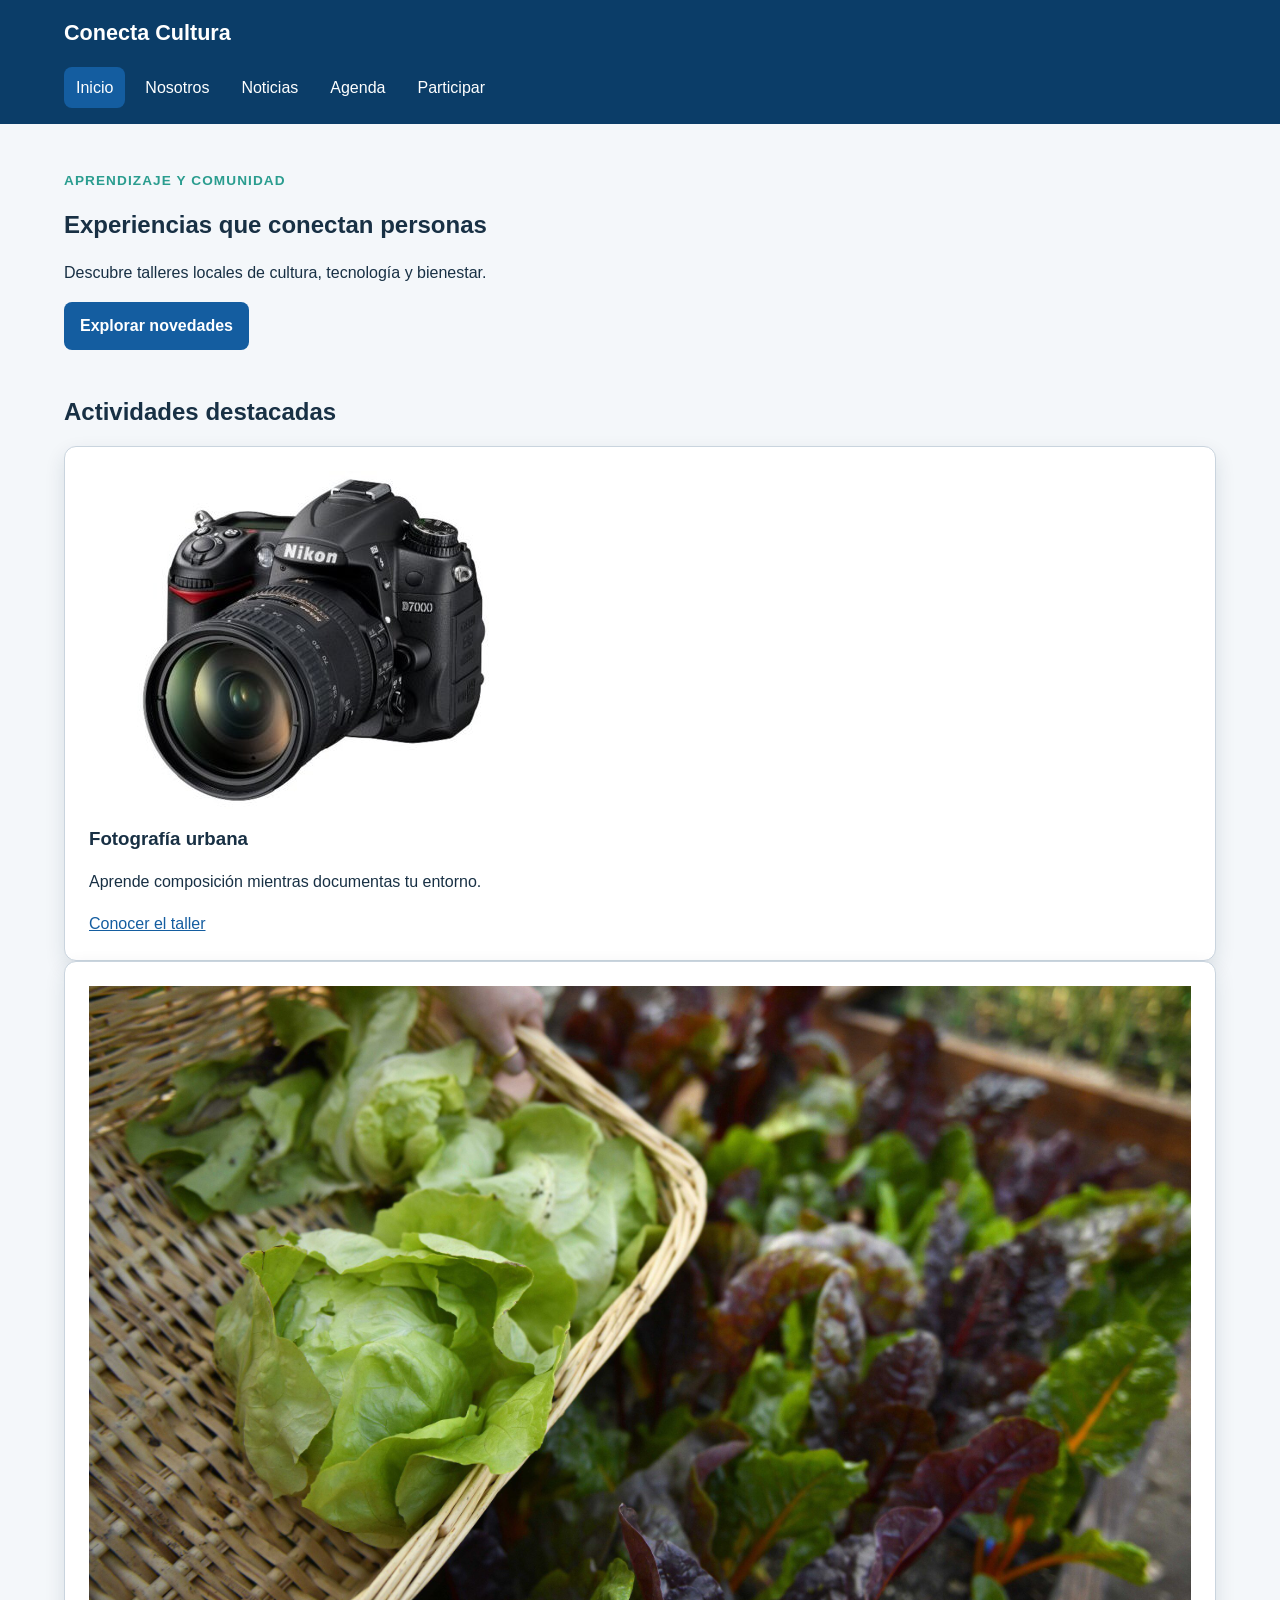
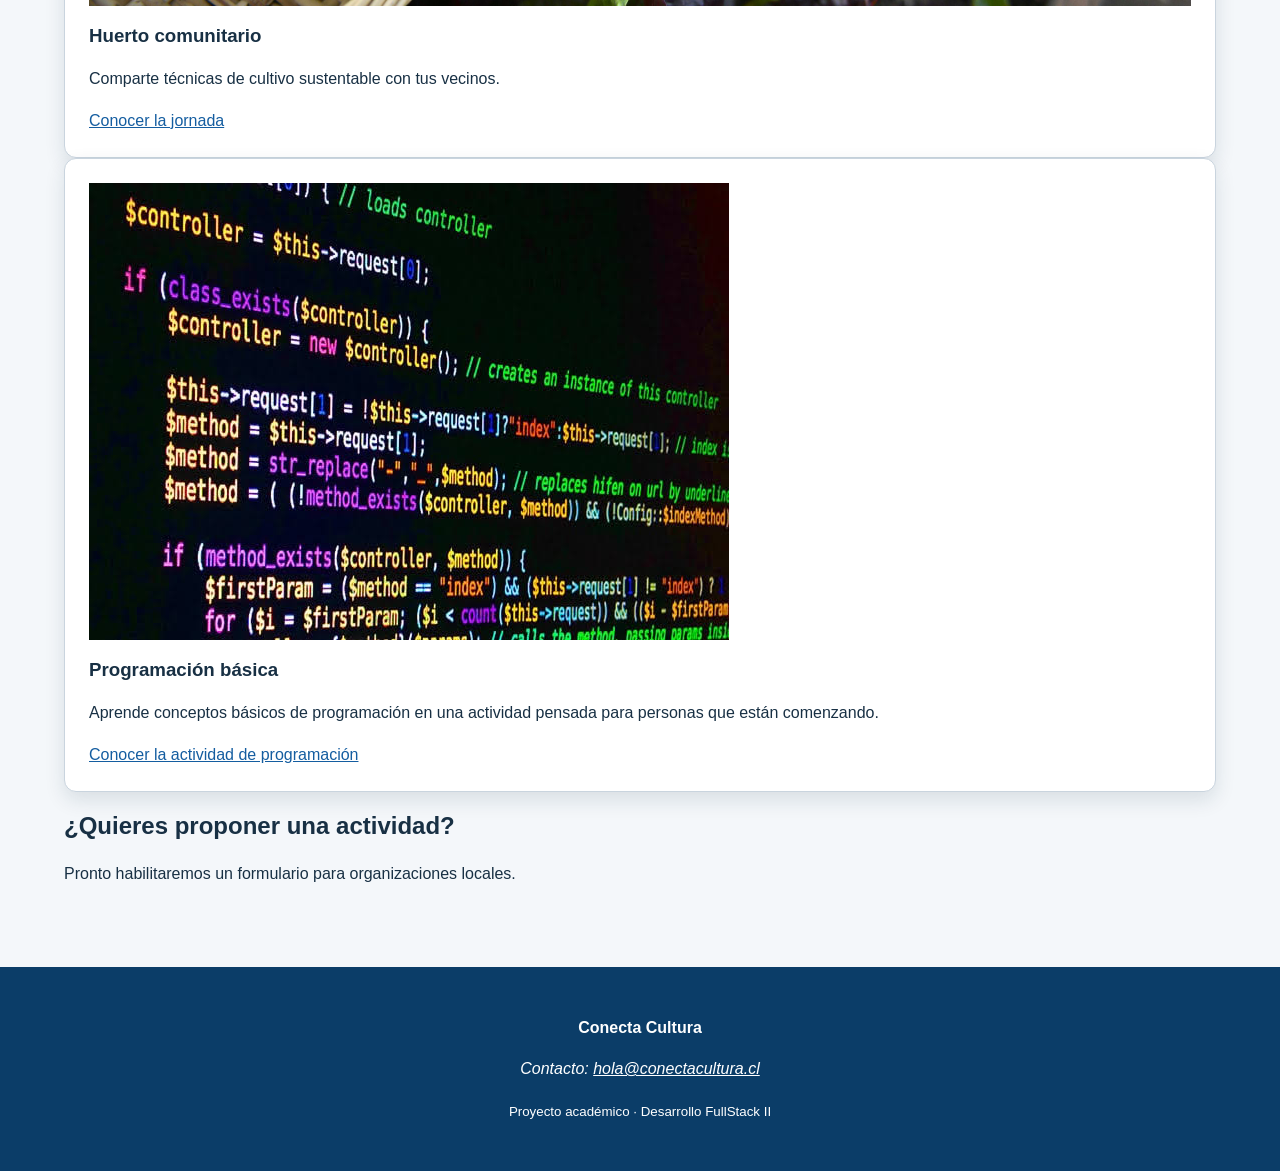
<file: index.html>
<!DOCTYPE html>
<html lang="es">
<head>
  <meta charset="UTF-8">
  <meta name="viewport" content="width=device-width, initial-scale=1.0">
  <meta name="description" content="Talleres y actividades de Conecta Cultura">
  <title>Inicio | Conecta Cultura</title>
  <link rel="stylesheet" href="assets/css/estilos.css">
</head>
<body>
  <a class="salto-contenido" href="#contenido-principal">Ir al contenido</a>
  <header class="cabecera-sitio">
    <a class="marca" href="index.html">Conecta Cultura</a>
    <nav aria-label="Navegación principal">
      <ul class="menu">
        <li><a href="index.html" aria-current="page">Inicio</a></li>
        <li><a href="nosotros.html">Nosotros</a></li>
        <li><a href="noticias.html">Noticias</a></li>
        <li><a href="agenda.html">Agenda</a></li>
        <li><a href="participar.html">Participar</a></li>
      </ul>
    </nav>
  </header>

  <main id="contenido-principal">
    <section class="presentacion">
      <p class="etiqueta">Aprendizaje y comunidad</p>
      <h1>Experiencias que conectan personas</h1>
      <p>Descubre talleres locales de cultura, tecnología y bienestar.</p>
      <a class="boton" href="noticias.html">Explorar novedades</a>
    </section>

    <section aria-labelledby="titulo-actividades">
      <h2 id="titulo-actividades">Actividades destacadas</h2>
      <div class="grilla-tarjetas">
        <article class="tarjeta">
          <img src="assets/img/fotografia.jpg"
               alt="Participantes fotografiando edificios del barrio">
          <h3>Fotografía urbana</h3>
          <p>Aprende composición mientras documentas tu entorno.</p>
          <a href="noticias-detalle-1.html">Conocer el taller</a>
        </article>
        <article class="tarjeta">
          <img src="assets/img/huerto.jpg"
               alt="Manos plantando una hierba en un huerto comunitario">
          <h3>Huerto comunitario</h3>
          <p>Comparte técnicas de cultivo sustentable con tus vecinos.</p>
          <a href="noticias-detalle-2.html">Conocer la jornada</a>
        </article>
      <article class="tarjeta">
        <img
        src="assets/img/programacion.jpg"
    alt="Persona aprendiendo programación básica frente a un computador">
  <h3>Programación básica</h3>
         <p>
    Aprende conceptos básicos de programación en una actividad
    pensada para personas que están comenzando.
        </p>
          <a href="noticias.html">Conocer la actividad de programación</a>
      </article>

      </div>
    </section>

    <aside class="aviso" aria-labelledby="titulo-aviso">
      <h2 id="titulo-aviso">¿Quieres proponer una actividad?</h2>
      <p>Pronto habilitaremos un formulario para organizaciones locales.</p>
    </aside>
  </main>

  <footer class="pie-sitio">
    <p><strong>Conecta Cultura</strong></p>
    <address>Contacto: <a href="mailto:hola@conectacultura.cl">hola@conectacultura.cl</a></address>
    <p><small>Proyecto académico · Desarrollo FullStack II</small></p>
  </footer>
  <script src="assets/js/app.js"></script>
</body>
</html>
</file>
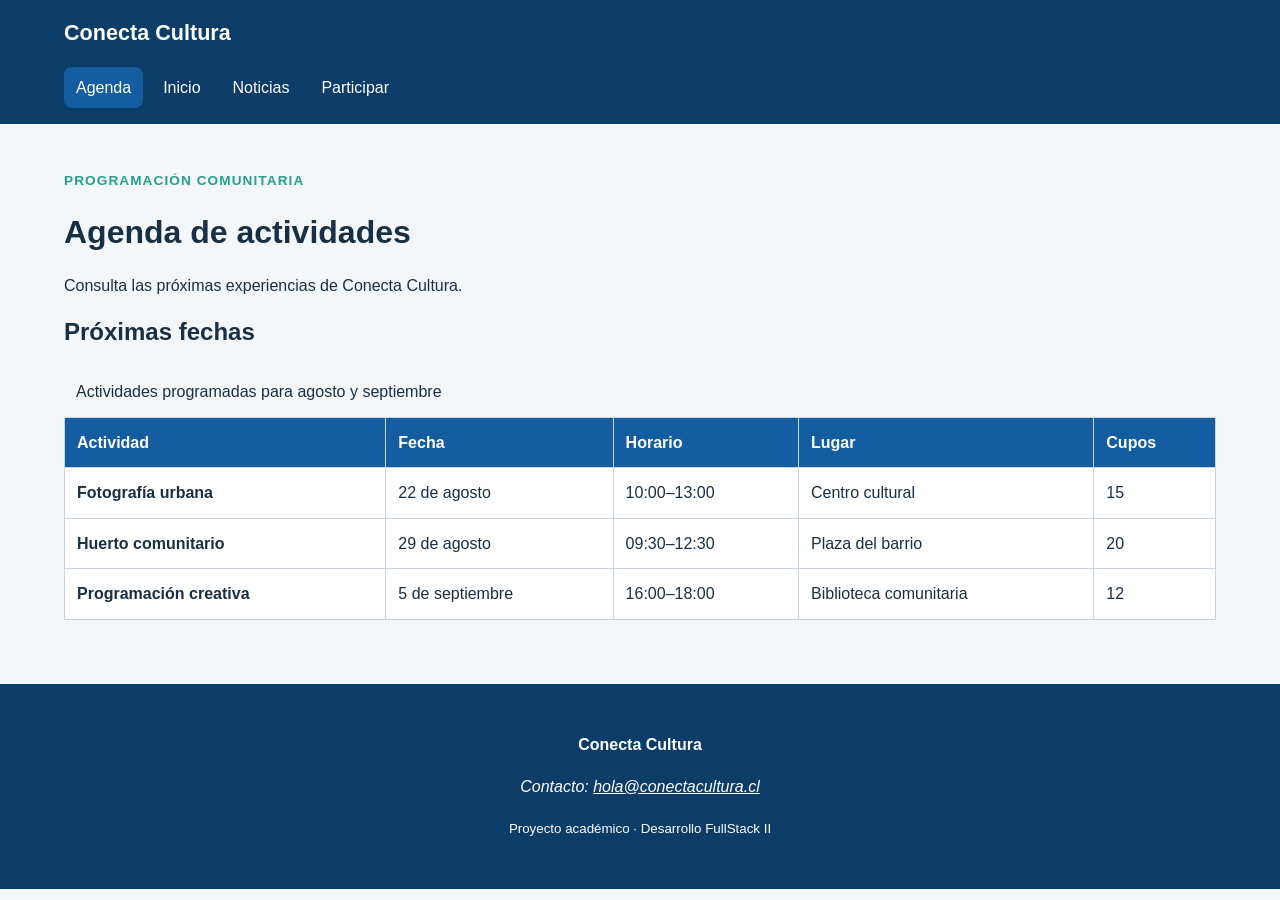
<file: agenda.html>
<!DOCTYPE html>
<html lang="es">
<head>
  <meta charset="UTF-8">
  <meta name="viewport" content="width=device-width, initial-scale=1.0">
  <meta name="description" content="Talleres y actividades de Conecta Cultura">
  <title>Agenda de actividades| Conecta Cultura</title>
  <link rel="stylesheet" href="assets/css/estilos.css">
</head>

<body>

  <a class="salto-contenido" href="#contenido-principal">Ir al contenido</a>

  <header class="cabecera-sitio">

    <a class="marca" href="index.html">Conecta Cultura</a>

    <nav aria-label="Navegación principal">
      <ul class="menu">
        <li><a href="agenda.html" aria-current="page">Agenda</a></li>
        <li><a href="index.html">Inicio</a></li>
        <li><a href="noticias.html">Noticias</a></li>
        <li><a href="participar.html">Participar</a></li>
      </ul>
    </nav>

  </header>
<main id="contenido-principal">
  <header class="encabezado-pagina">
    <p class="etiqueta">Programación comunitaria</p>
    <h1>Agenda de actividades</h1>
    <p>Consulta las próximas experiencias de Conecta Cultura.</p>
  </header>

  <section aria-labelledby="titulo-agenda">
    <h2 id="titulo-agenda">Próximas fechas</h2>
    <div class="tabla-contenedor" tabindex="0"
         aria-label="Agenda desplazable horizontalmente">
      <table>
        <caption>Actividades programadas para agosto y septiembre</caption>
        <thead>
          <tr>
            <th scope="col">Actividad</th>
            <th scope="col">Fecha</th>
            <th scope="col">Horario</th>
            <th scope="col">Lugar</th>
            <th scope="col">Cupos</th>
          </tr>
        </thead>
        <tbody>
          <tr>
            <th scope="row">Fotografía urbana</th>
            <td><time datetime="2026-08-22">22 de agosto</time></td>
            <td><time datetime="10:00">10:00</time>–13:00</td>
            <td>Centro cultural</td>
            <td>15</td>
          </tr>
          <tr>
            <th scope="row">Huerto comunitario</th>
            <td><time datetime="2026-08-29">29 de agosto</time></td>
            <td><time datetime="09:30">09:30</time>–12:30</td>
            <td>Plaza del barrio</td>
            <td>20</td>
          </tr>
          <tr>
            <th scope="row">Programación creativa</th>
            <td><time datetime="2026-09-05">5 de septiembre</time></td>
            <td><time datetime="16:00">16:00</time>–18:00</td>
            <td>Biblioteca comunitaria</td>
            <td>12</td>
          </tr>
        </tbody>
      </table>
    </div>
  </section>
</main>


  <footer class="pie-sitio">

    <p><strong>Conecta Cultura</strong></p>

    <address>
      Contacto:
      <a href="mailto:hola@conectacultura.cl">
        hola@conectacultura.cl
      </a>
    </address>

    <p>
      <small>Proyecto académico · Desarrollo FullStack II</small>
    </p>

  </footer>

  <script src="assets/js/app.js"></script>

</body>
</html>
</file>
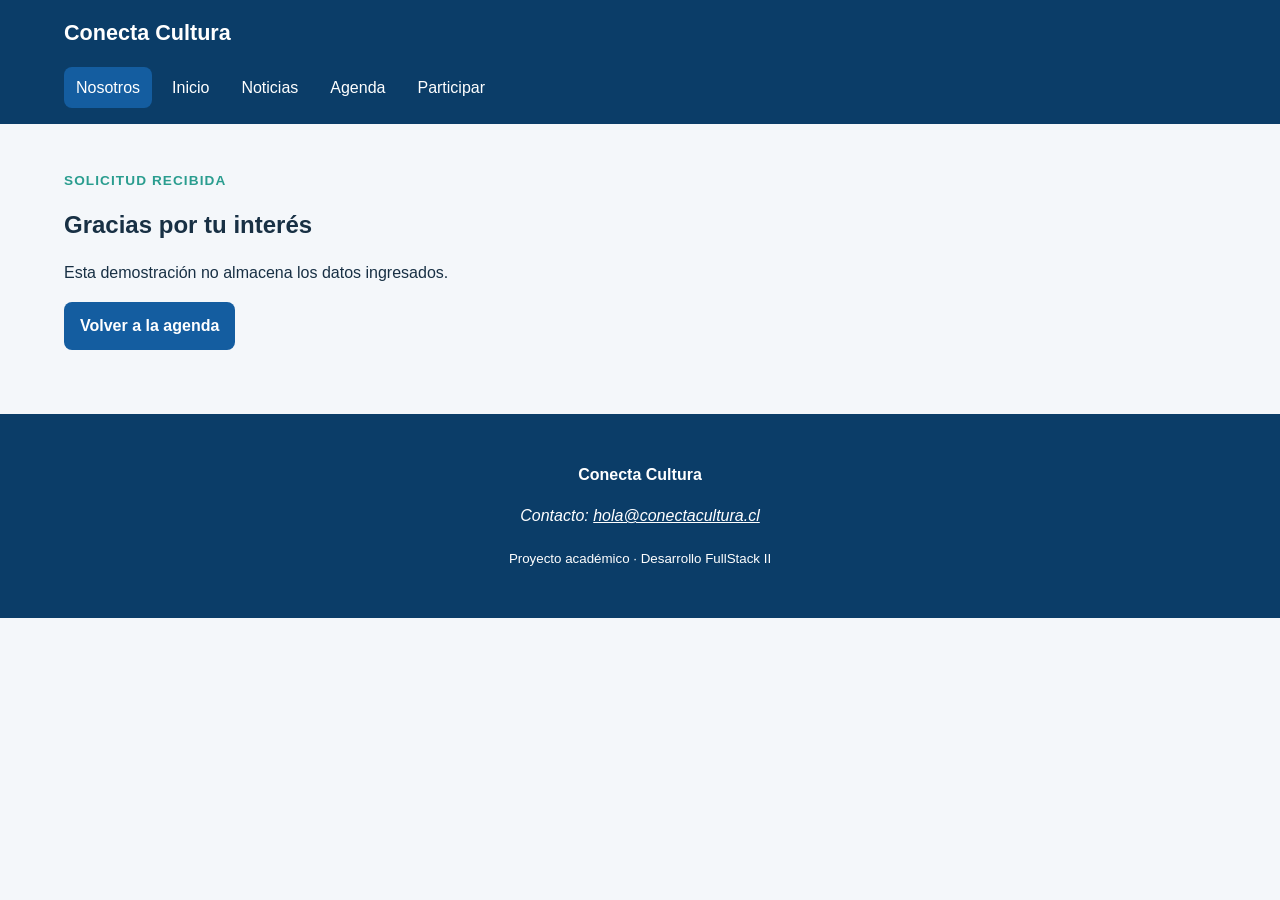
<file: confirmacion.html>
<!DOCTYPE html>
<html lang="es">
<head>
  <meta charset="UTF-8">
  <meta name="viewport" content="width=device-width, initial-scale=1.0">
  <meta name="description" content="Talleres y actividades de Conecta Cultura">
  <title>Inicio | Conecta Cultura</title>
  <link rel="stylesheet" href="assets/css/estilos.css">
</head>

<body>

  <a class="salto-contenido" href="#contenido-principal">Ir al contenido</a>

  <header class="cabecera-sitio">

    <a class="marca" href="index.html">Conecta Cultura</a>

    <nav aria-label="Navegación principal">
      <ul class="menu">
        <li><a href="nosotros.html" aria-current="page">Nosotros</a></li>
        <li><a href="index.html">Inicio</a></li>
        <li><a href="noticias.html">Noticias</a></li>
        <li><a href="agenda.html">Agenda</a></li>
        <li><a href="participar.html">Participar</a></li>
      </ul>
    </nav>

  </header>

 <main id="contenido-principal">
  <section class="mensaje-confirmacion">
    <p class="etiqueta">Solicitud recibida</p>
    <h1>Gracias por tu interés</h1>
    <p>Esta demostración no almacena los datos ingresados.</p>
    <a class="boton" href="agenda.html">Volver a la agenda</a>
  </section>
</main>


  <footer class="pie-sitio">

    <p><strong>Conecta Cultura</strong></p>

    <address>
      Contacto:
      <a href="mailto:hola@conectacultura.cl">
        hola@conectacultura.cl
      </a>
    </address>

    <p>
      <small>Proyecto académico · Desarrollo FullStack II</small>
    </p>

  </footer>

  <script src="assets/js/app.js"></script>

</body>
</html>
</file>
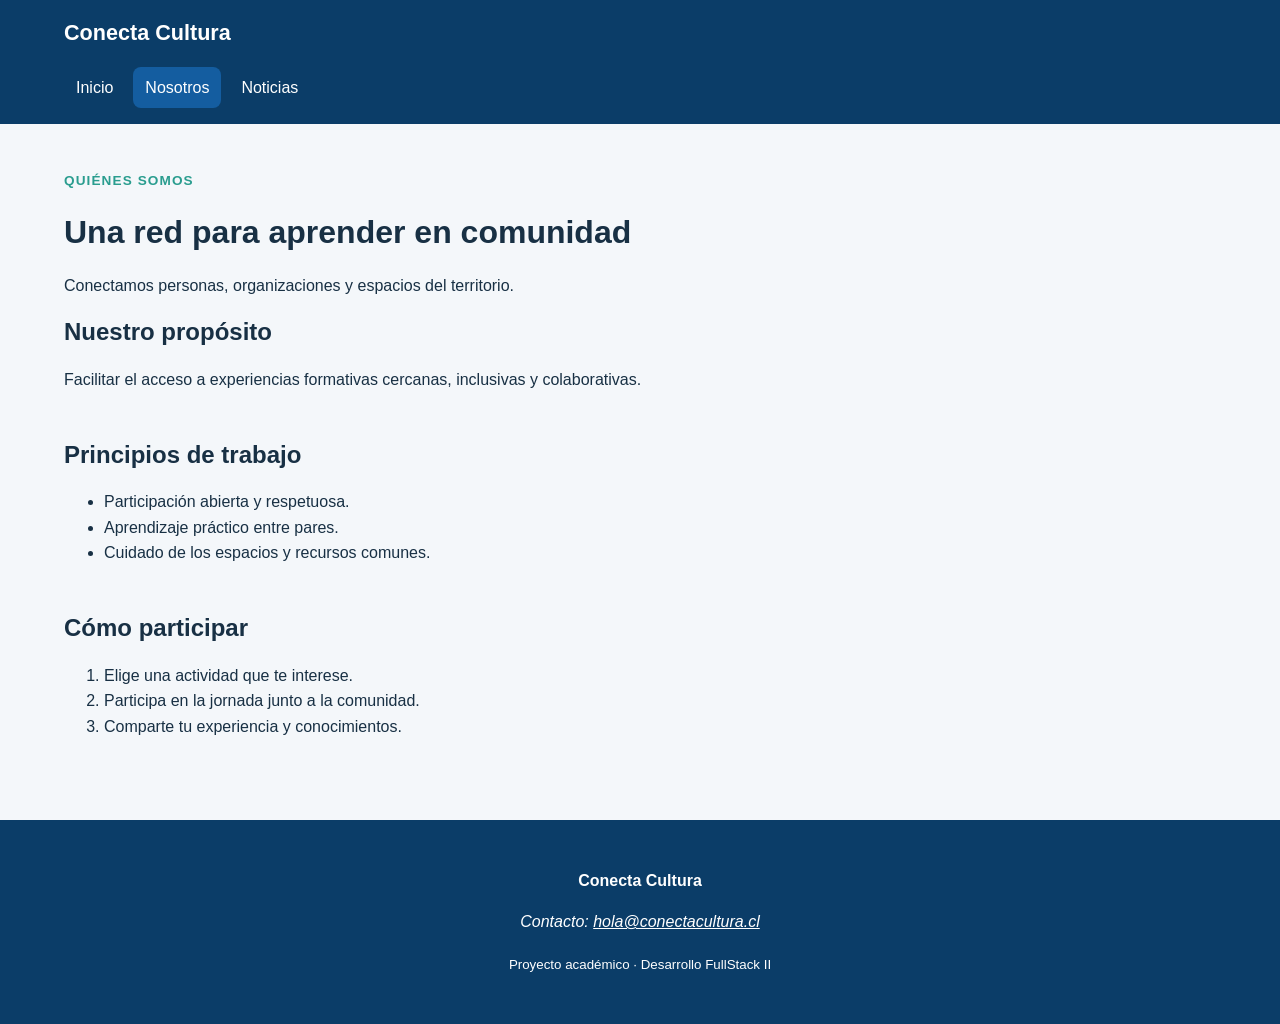
<file: nosotros.html>
<!DOCTYPE html>
<html lang="es">
<head>
  <meta charset="UTF-8">
  <meta name="viewport" content="width=device-width, initial-scale=1.0">
  <meta name="description" content="Talleres y actividades de Conecta Cultura">
  <title>Inicio | Conecta Cultura</title>
  <link rel="stylesheet" href="assets/css/estilos.css">
</head>

<body>

  <a class="salto-contenido" href="#contenido-principal">Ir al contenido</a>

  <header class="cabecera-sitio">

    <a class="marca" href="index.html">Conecta Cultura</a>

    <nav aria-label="Navegación principal">
      <ul class="menu">
        <li><a href="index.html">Inicio</a></li>
        <li><a href="nosotros.html" aria-current="page">Nosotros</a></li>
        <li><a href="noticias.html">Noticias</a></li>
      </ul>
    </nav>

  </header>

  <main id="contenido-principal">

    <header class="encabezado-pagina">
      <p class="etiqueta">Quiénes somos</p>
      <h1>Una red para aprender en comunidad</h1>
      <p>Conectamos personas, organizaciones y espacios del territorio.</p>
    </header>

    <section aria-labelledby="titulo-proposito">
      <h2 id="titulo-proposito">Nuestro propósito</h2>
      <p>
        Facilitar el acceso a experiencias formativas cercanas,
        inclusivas y colaborativas.
      </p>
    </section>

    <section aria-labelledby="titulo-principios">
      <h2 id="titulo-principios">Principios de trabajo</h2>

      <ul>
        <li>Participación abierta y respetuosa.</li>
        <li>Aprendizaje práctico entre pares.</li>
        <li>Cuidado de los espacios y recursos comunes.</li>
      </ul>
    </section>

    <section aria-labelledby="titulo-participar">
      <h2 id="titulo-participar">Cómo participar</h2>

      <ol>
        <li>Elige una actividad que te interese.</li>
        <li>Participa en la jornada junto a la comunidad.</li>
        <li>Comparte tu experiencia y conocimientos.</li>
      </ol>
    </section>

  </main>

  <footer class="pie-sitio">

    <p><strong>Conecta Cultura</strong></p>

    <address>
      Contacto:
      <a href="mailto:hola@conectacultura.cl">
        hola@conectacultura.cl
      </a>
    </address>

    <p>
      <small>Proyecto académico · Desarrollo FullStack II</small>
    </p>

  </footer>

  <script src="assets/js/app.js"></script>

</body>
</html>
</file>
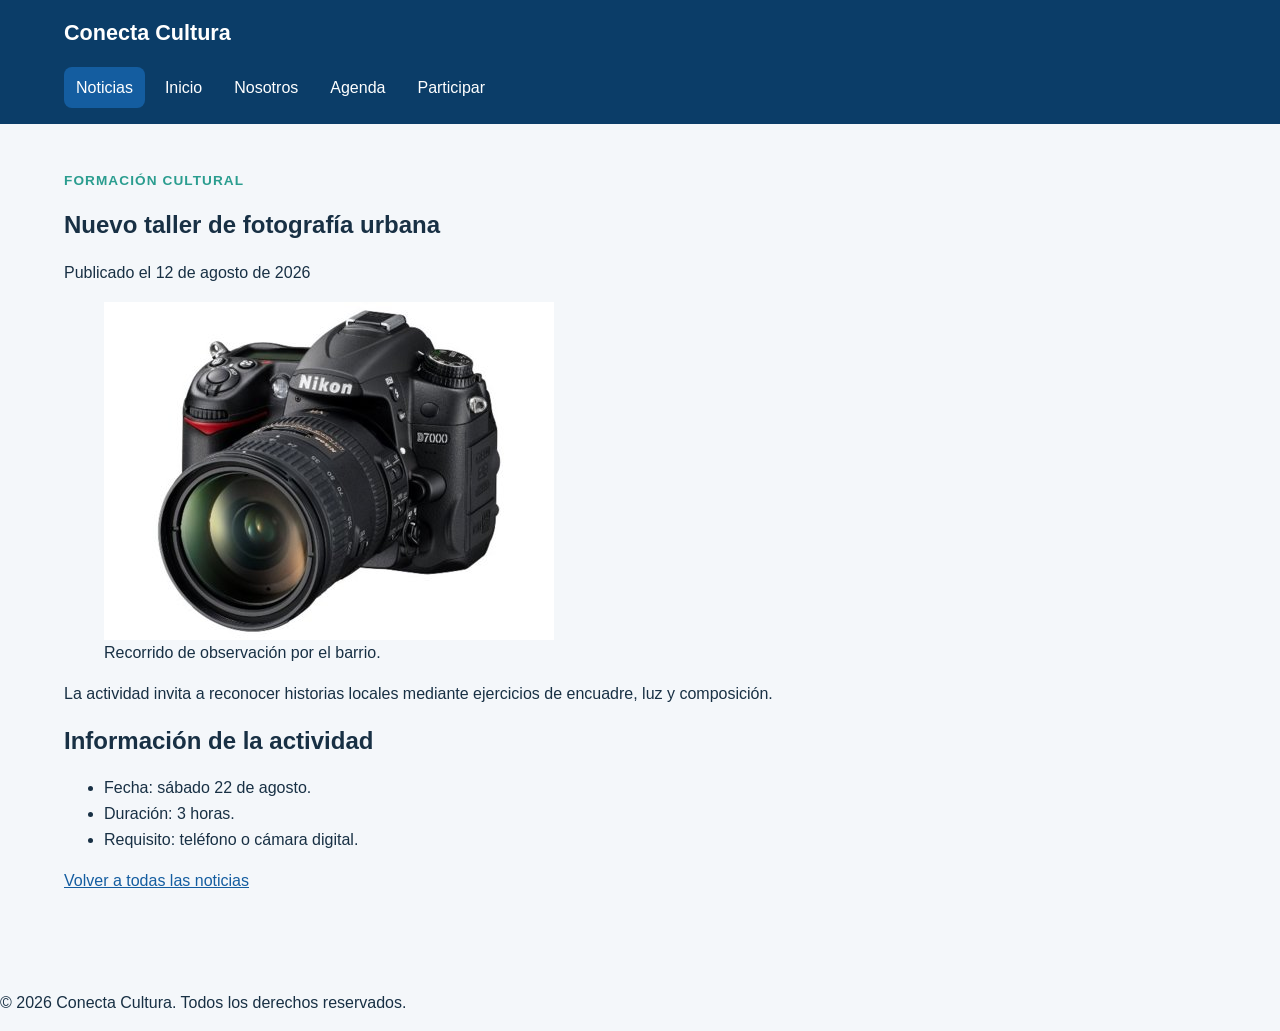
<file: noticias-detalle-1.html>
<!DOCTYPE html>
<html lang="es">
<head>
  <meta charset="UTF-8">
  <meta name="viewport" content="width=device-width, initial-scale=1.0">
  <meta name="description" content="Noticias y Novedades de Conecta Cultura">
  <title>Noticia Detallada | Conecta Cultura</title>
  <link rel="stylesheet" href="assets/css/estilos.css">
</head>

<body>

  <a class="salto-contenido" href="#contenido-principal">Ir al contenido</a>

  <header class="cabecera-sitio">
    <a class="marca" href="index.html">Conecta Cultura</a>

    <nav aria-label="Navegación principal">
      <ul class="menu">
        <li><a href="noticia-detalle-1.html" aria-current="page">Noticias</a></li>
        <li><a href="index.html">Inicio</a></li>
        <li><a href="nosotros.html">Nosotros</a></li>
        <li><a href="agenda.html">Agenda</a></li>
        <li><a href="participar.html">Participar</a></li>
        
      </ul>
    </nav>
  </header>

  <main id="contenido-principal">
  <article class="noticia-completa">
    <header>
      <p class="etiqueta">Formación cultural</p>
      <h1>Nuevo taller de fotografía urbana</h1>
      <p>Publicado el <time datetime="2026-08-12">12 de agosto de 2026</time></p>
    </header>

    <figure>
      <img src="assets/img/fotografia.jpg"
           alt="Grupo observando edificios durante una salida fotográfica">
      <figcaption>Recorrido de observación por el barrio.</figcaption>
    </figure>

    <p>La actividad invita a reconocer historias locales mediante
       ejercicios de encuadre, luz y composición.</p>
    <h2>Información de la actividad</h2>
    <ul>
      <li>Fecha: sábado 22 de agosto.</li>
      <li>Duración: 3 horas.</li>
      <li>Requisito: teléfono o cámara digital.</li>
    </ul>
    <p><a href="noticias.html">Volver a todas las noticias</a></p>
  </article>
</main>


  <footer>
    <p>&copy; 2026 Conecta Cultura. Todos los derechos reservados.</p>
  </footer>

</body>
</html>
</file>
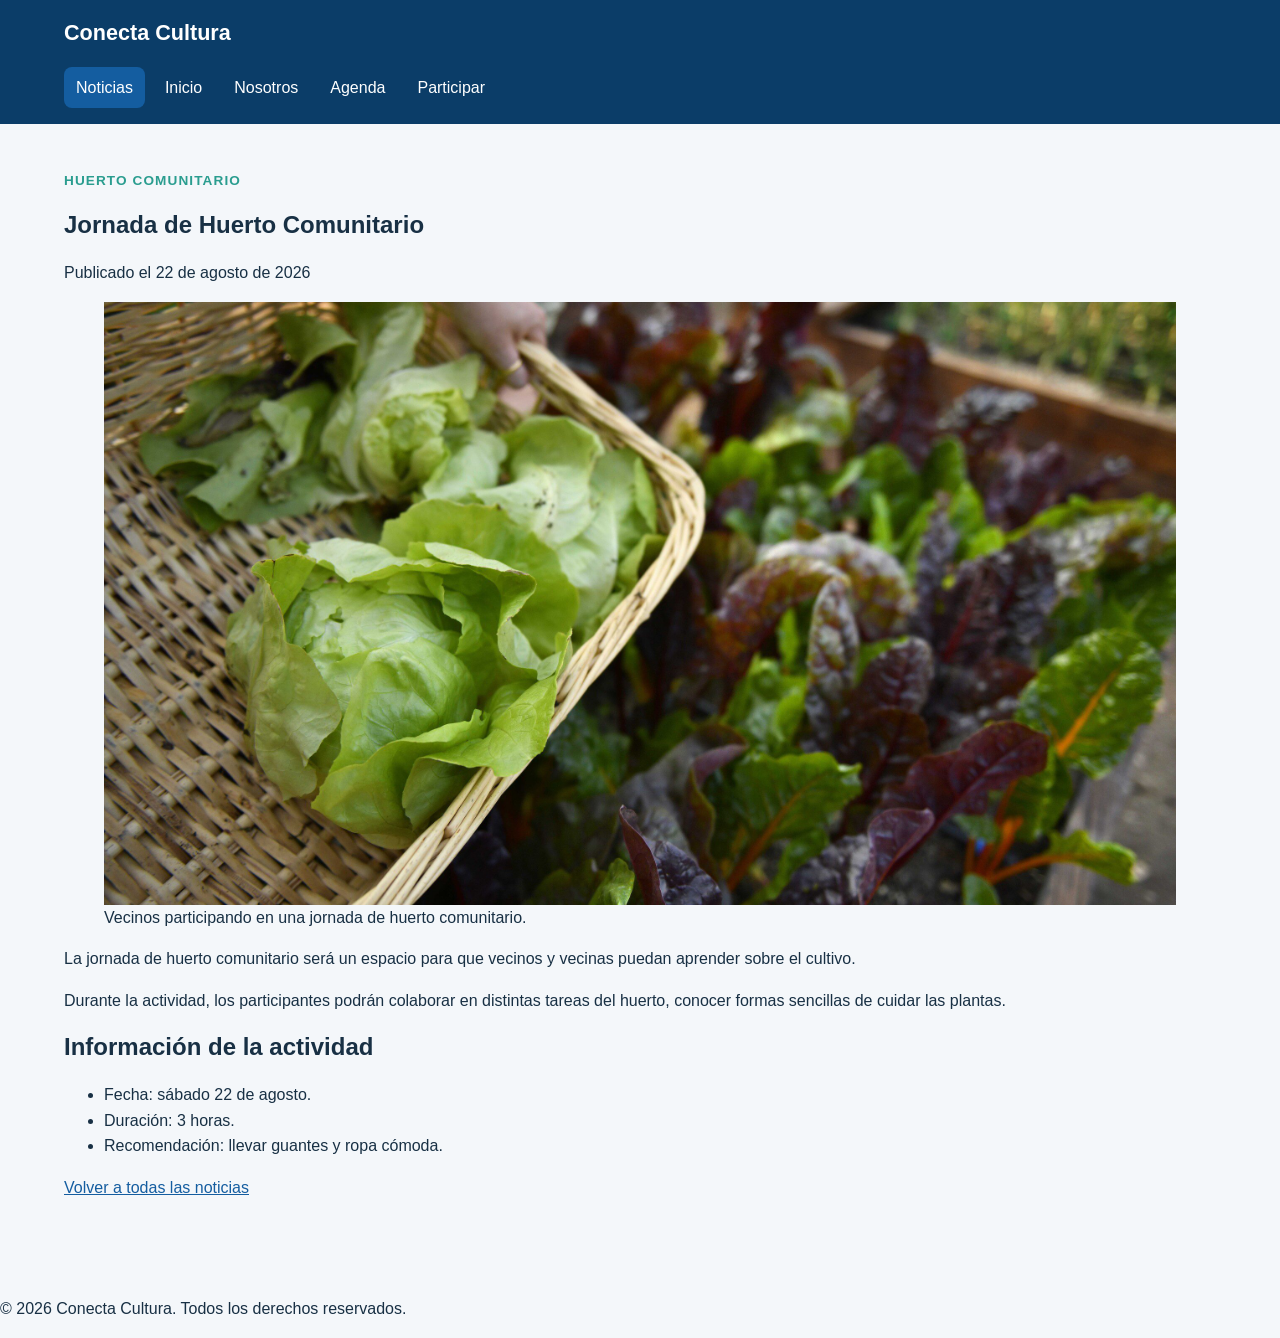
<file: noticias-detalle-2.html>
<!DOCTYPE html>
<html lang="es">
<head>
  <meta charset="UTF-8">
  <meta name="viewport" content="width=device-width, initial-scale=1.0">

  <meta name="description" content="Jornada de huerto comunitario de Conecta Cultura, una actividad para aprender, cultivar y compartir en comunidad.">

  <title>Jornada de Huerto Comunitario | Conecta Cultura</title>

  <link rel="stylesheet" href="assets/css/estilos.css">
</head>

<body>

  <a class="salto-contenido" href="#contenido-principal">Ir al contenido</a>

  <header class="cabecera-sitio">
    <a class="marca" href="index.html">Conecta Cultura</a>
    <nav aria-label="Navegación principal">
      <ul class="menu">
        <li><a href="noticia-detalle-2.html" aria-current="page">Noticias</a></li>
        <li><a href="index.html">Inicio</a></li>
        <li><a href="nosotros.html">Nosotros</a></li>
        <li><a href="agenda.html">Agenda</a></li>
        <li><a href="participar.html">Participar</a></li>
    </nav>

  </header>

  <main id="contenido-principal">

    <article class="noticia-completa">

      <header>

        <p class="etiqueta">Huerto comunitario</p>
        <h1>Jornada de Huerto Comunitario</h1>
        <p>
          Publicado el
          <time datetime="2026-08-22">22 de agosto de 2026</time>
        </p>
      </header>
      <figure>
        <img
          src="assets/img/huerto.jpg"
          alt="Personas trabajando juntas en un huerto comunitario"
        >

        <figcaption>
        Vecinos participando en una jornada de huerto comunitario.
        </figcaption>

      </figure>

      <p>
        La jornada de huerto comunitario será un espacio para que vecinos y
        vecinas puedan aprender sobre el cultivo.
      </p>

      <p>
        Durante la actividad, los participantes podrán colaborar en distintas
        tareas del huerto, conocer formas sencillas de cuidar las plantas.
      </p>

      <h2>Información de la actividad</h2>

      <ul>
        <li>Fecha: sábado 22 de agosto.</li>
        <li>Duración: 3 horas.</li>
        <li>Recomendación: llevar guantes y ropa cómoda.</li>
      </ul>

      <p>
        <a href="noticias.html">Volver a todas las noticias</a>
      </p>

    </article>

  </main>

  <footer>
    <p>
      &copy; 2026 Conecta Cultura. Todos los derechos reservados.
    </p>
  </footer>

</body>
</html>
</file>
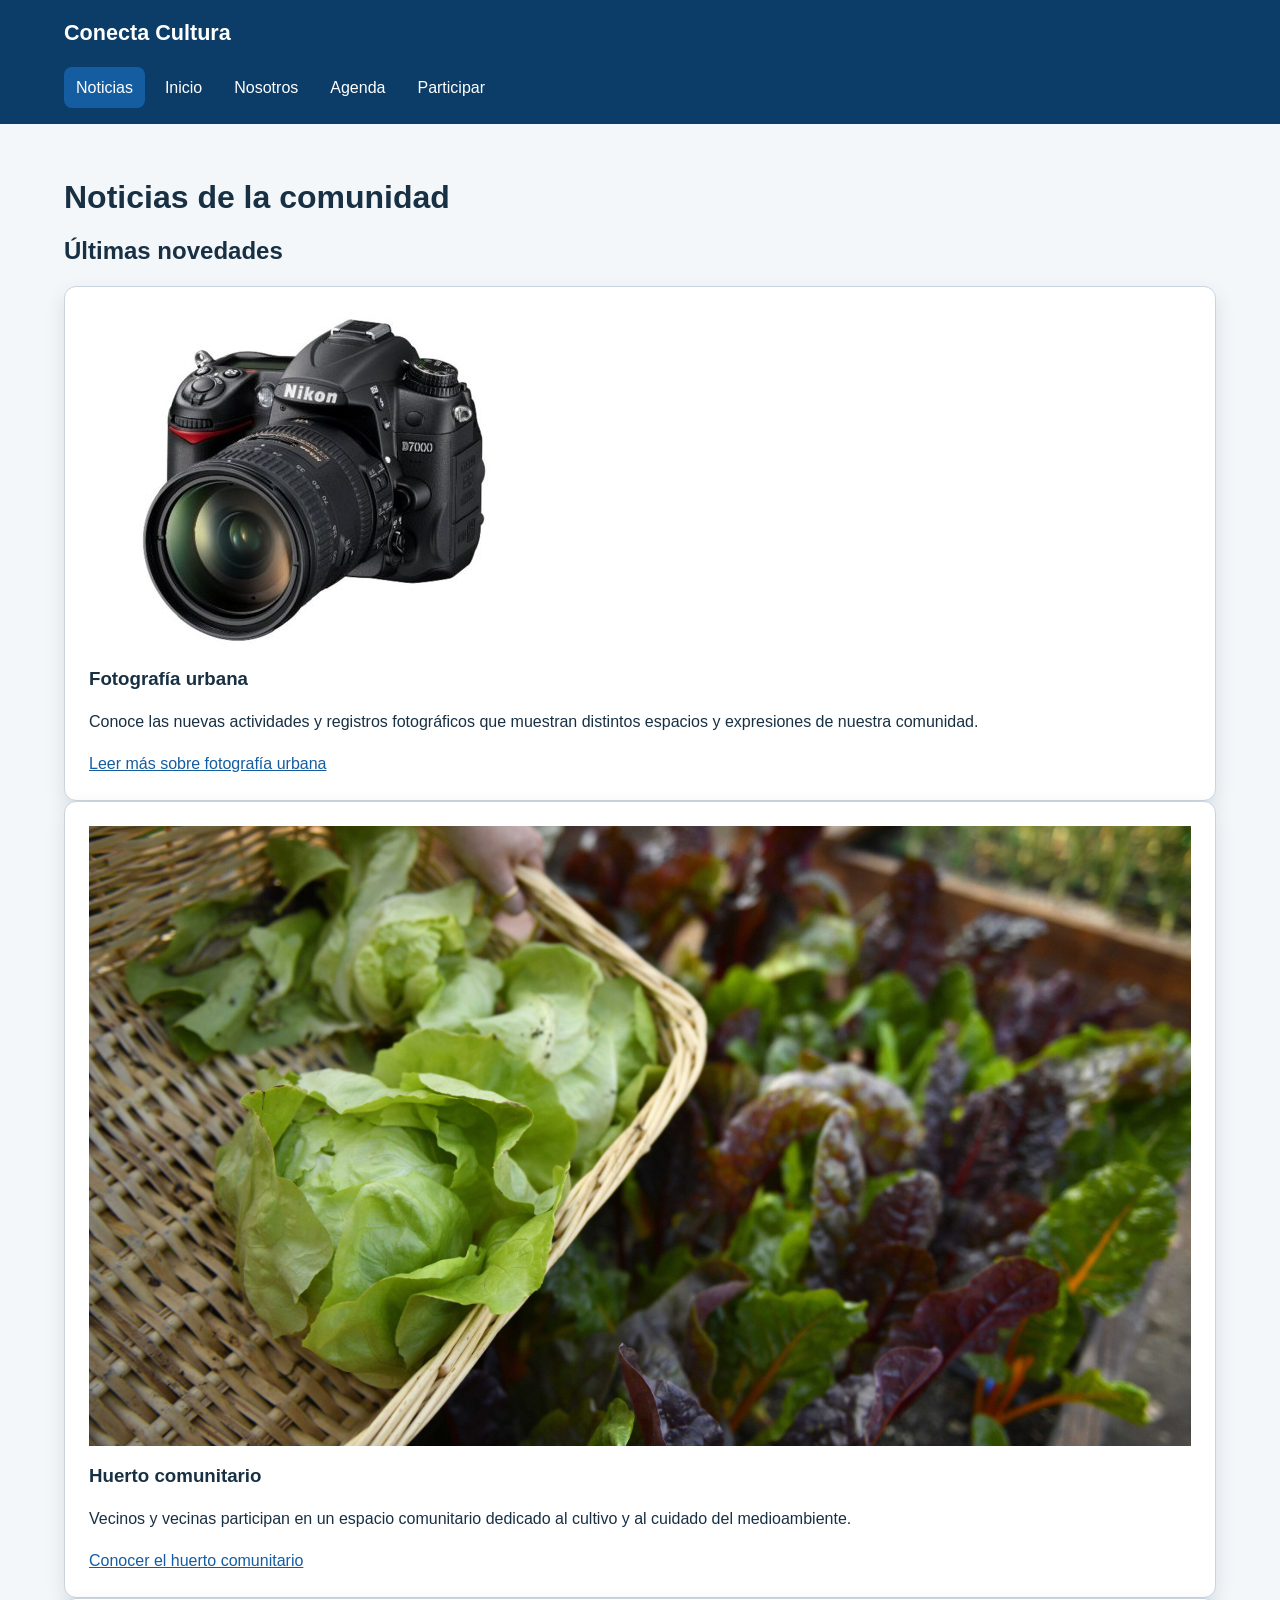
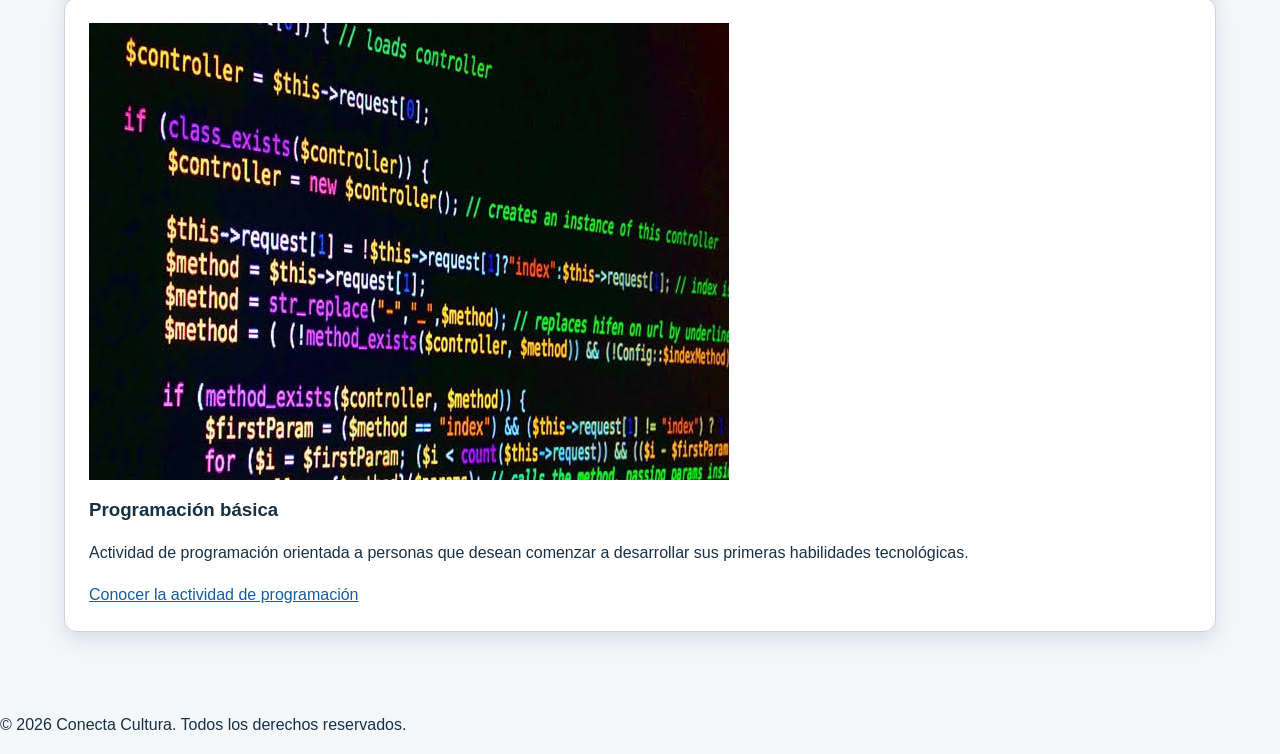
<file: noticias.html>
<!DOCTYPE html>
<html lang="es">
<head>
  <meta charset="UTF-8">
  <meta name="viewport" content="width=device-width, initial-scale=1.0">

  <meta
    name="description"
    content="Noticias y novedades de la comunidad Conecta Cultura"
  >

  <title>Noticias | Conecta Cultura</title>

  <link rel="stylesheet" href="assets/css/estilos.css">
</head>

<body>

  <a class="salto-contenido" href="#contenido-principal">
    Ir al contenido
  </a>

  <header class="cabecera-sitio">

    <a class="marca" href="index.html">Conecta Cultura</a>
    <nav aria-label="Navegación principal">

      <ul class="menu">
        <li><a href="noticias.html" aria-current="page">Noticias</a></li>
        <li><a href="index.html">Inicio</a></li>
        <li><a href="nosotros.html">Nosotros</a></li>
        <li><a href="agenda.html">Agenda</a></li>
        <li><a href="participar.html">Participar</a></li>
      </ul>

    </nav>
  </header>

  <main id="contenido-principal">
    <header>
      <h1>Noticias de la comunidad</h1>
    </header>
    <section>
      <h2>Últimas novedades</h2>

      <article class="tarjeta">
        <img
          src="assets/img/fotografia.jpg"
          alt="Participantes realizando un recorrido de fotografía urbana">

        <h3>Fotografía urbana</h3>
        <p>
          Conoce las nuevas actividades y registros fotográficos
          que muestran distintos espacios y expresiones de nuestra
          comunidad.
        </p>

        <a href="noticias-detalle-1.html">
          Leer más sobre fotografía urbana
        </a>

      </article>


      <article class="tarjeta">

        <img
          src="assets/img/huerto.jpg"
          alt="Personas trabajando juntas en un huerto comunitario"
        >

        <h3>Huerto comunitario</h3>

        <p>
          Vecinos y vecinas participan en un espacio comunitario
          dedicado al cultivo y al cuidado del medioambiente.
        </p>

        <a href="noticias-detalle-2.html">
          Conocer el huerto comunitario
        </a>

      </article>


      <article class="tarjeta">

        <img
          src="assets/img/programacion.jpg"
          alt="Persona aprendiendo programación básica frente a un computador"
        >

        <h3>Programación básica</h3>

        <p>
          Actividad de programación orientada a personas que desean
          comenzar a desarrollar sus primeras habilidades tecnológicas.
        </p>

        <a href="noticias.html">
          Conocer la actividad de programación
        </a>

      </article>


    </section>

  </main>


  <footer>

    <p>
      &copy; 2026 Conecta Cultura. Todos los derechos reservados.
    </p>

  </footer>

</body>
</html>
</file>
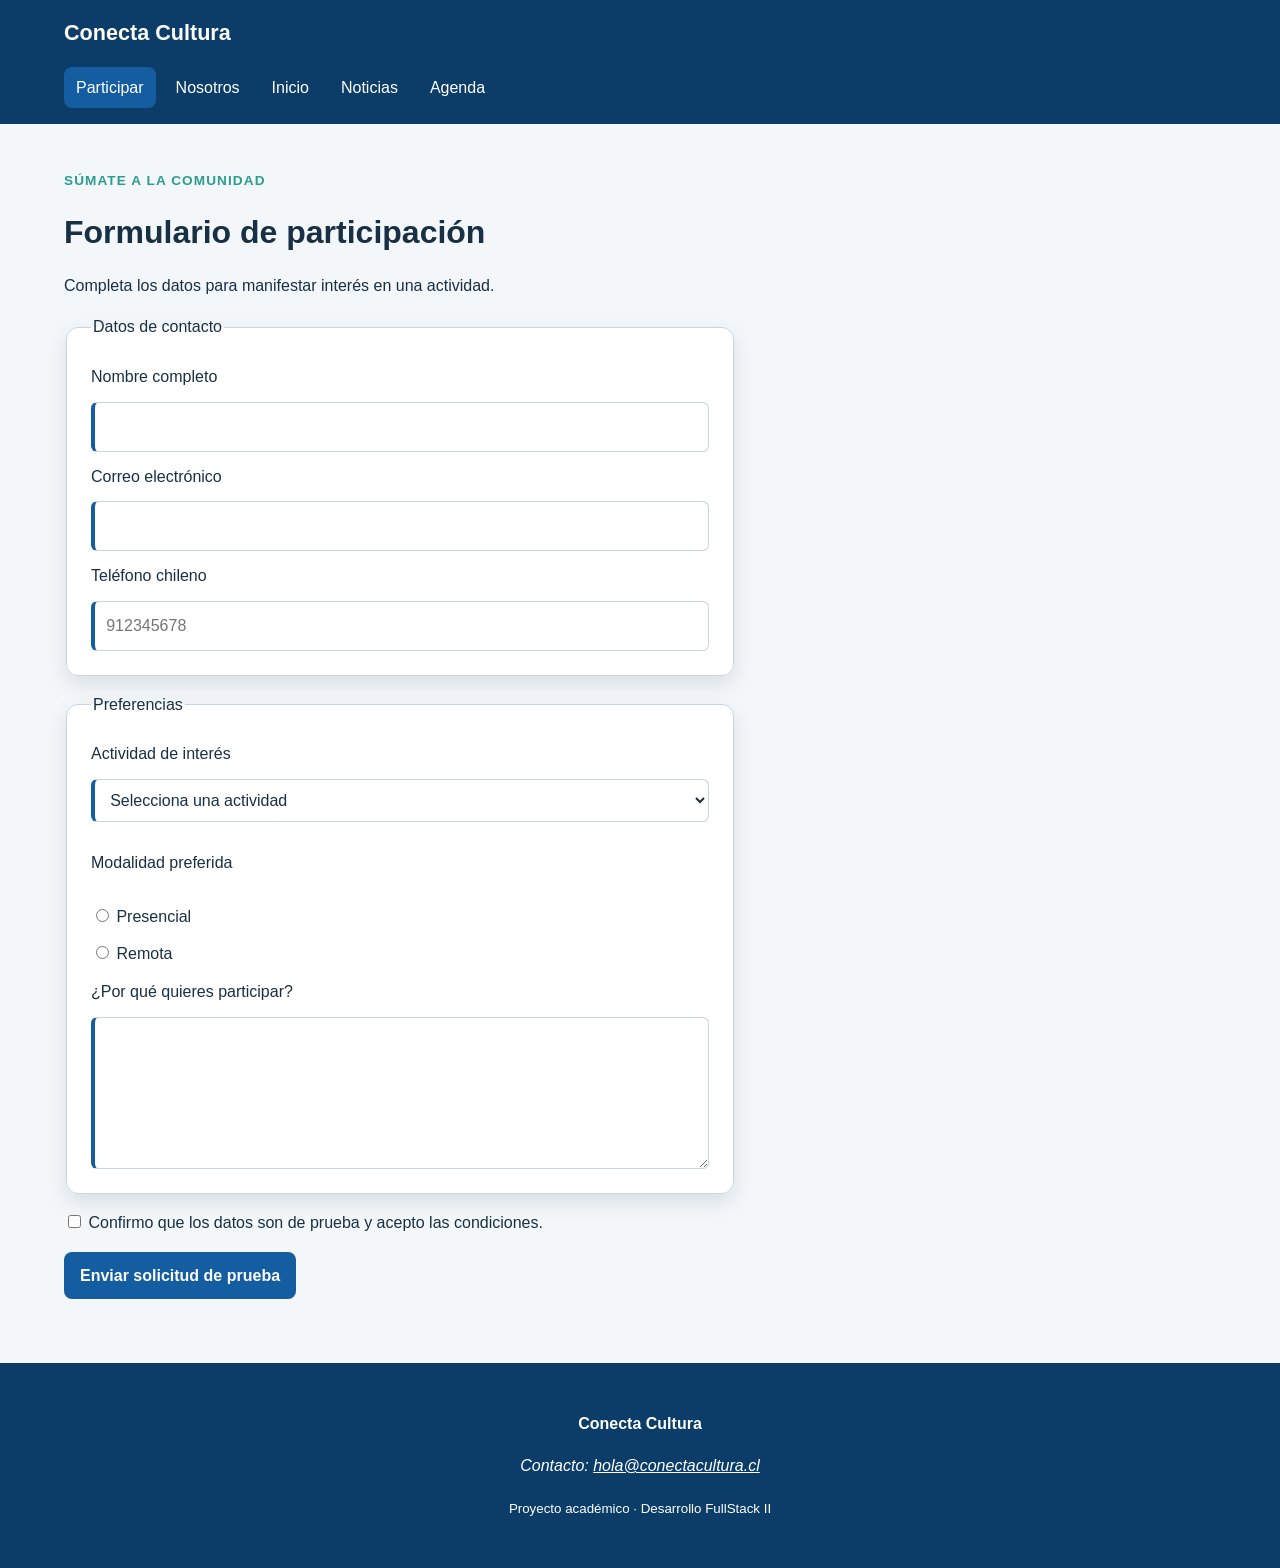
<file: participar.html>
<!DOCTYPE html>
<html lang="es">
<head>
  <meta charset="UTF-8">
  <meta name="viewport" content="width=device-width, initial-scale=1.0">
  <meta name="description" content="Talleres y actividades de Conecta Cultura">
  <title>Inicio | Conecta Cultura</title>
  <link rel="stylesheet" href="assets/css/estilos.css">
</head>

<body>

  <a class="salto-contenido" href="#contenido-principal">Ir al contenido</a>

  <header class="cabecera-sitio">

    <a class="marca" href="index.html">Conecta Cultura</a>

    <nav aria-label="Navegación principal">
      <ul class="menu">
        <li><a href="participar.html" aria-current="page">Participar</a></li>
        <li><a href="nosotros.html">Nosotros</a></li>
        <li><a href="index.html">Inicio</a></li>
        <li><a href="noticias.html">Noticias</a></li>
        <li><a href="agenda.html">Agenda</a></li>
      </ul>
    </nav>

  </header>

 <main id="contenido-principal">
  <header class="encabezado-pagina">
    <p class="etiqueta">Súmate a la comunidad</p>
    <h1>Formulario de participación</h1>
    <p>Completa los datos para manifestar interés en una actividad.</p>
  </header>

  <form class="formulario" action="confirmacion.html" method="get">
    <fieldset>
      <legend>Datos de contacto</legend>

      <label for="nombre">Nombre completo</label>
      <input id="nombre" name="nombre" type="text"
             autocomplete="name" minlength="3" maxlength="80" required>

      <label for="correo">Correo electrónico</label>
      <input id="correo" name="correo" type="email"
             autocomplete="email" required>

      <label for="telefono">Teléfono chileno</label>
      <input id="telefono" name="telefono" type="tel"
             autocomplete="tel" placeholder="912345678"
             pattern="[0-9]{9}" title="Ingresa 9 dígitos" required>
    </fieldset>

    <fieldset>
      <legend>Preferencias</legend>

      <label for="actividad">Actividad de interés</label>
      <select id="actividad" name="actividad" required>
        <option value="">Selecciona una actividad</option>
        <option value="fotografia">Fotografía urbana</option>
        <option value="huerto">Huerto comunitario</option>
        <option value="programacion">Programación creativa</option>
      </select>

      <p>Modalidad preferida</p>
      <label><input type="radio" name="modalidad"
                    value="presencial" required> Presencial</label>
      <label><input type="radio" name="modalidad"
                    value="remota"> Remota</label>

      <label for="motivacion">¿Por qué quieres participar?</label>
      <textarea id="motivacion" name="motivacion"
                rows="5" minlength="20" maxlength="500" required></textarea>
    </fieldset>

    <label>
      <input type="checkbox" name="acepta_condiciones" required>
      Confirmo que los datos son de prueba y acepto las condiciones.
    </label>

    <button type="submit">Enviar solicitud de prueba</button>
  </form>
</main>


  <footer class="pie-sitio">

    <p><strong>Conecta Cultura</strong></p>

    <address>
      Contacto:
      <a href="mailto:hola@conectacultura.cl">
        hola@conectacultura.cl
      </a>
    </address>

    <p>
      <small>Proyecto académico · Desarrollo FullStack II</small>
    </p>

  </footer>

  <script src="assets/js/app.js"></script>

</body>
</html>
</file>
<file: assets/css/estilos.css>
:root {
  --color-primario: #145da0;
  --color-primario-oscuro: #0b3d68;
  --color-secundario: #2a9d8f;
  --color-acento: #f4a261;
  --color-texto: #183044;
  --color-texto-suave: #526575;
  --color-fondo: #f4f7fa;
  --color-superficie: #ffffff;
  --color-borde: #c9d4de;
  --fuente-base: Arial, Helvetica, sans-serif;
  --radio: 0.75rem;
  --sombra: 0 0.5rem 1.25rem rgb(20 48 68 / 12%);
  --ancho-contenido: 72rem;
}

*,
*::before,
*::after {
  box-sizing: border-box;
}

html {
  scroll-behavior: smooth;
}

body {
  margin: 0;
  color: var(--color-texto);
  background: var(--color-fondo);
  font-family: var(--fuente-base);
  font-size: 1rem;
  line-height: 1.6;
}

img,
video {
  display: block;
  max-width: 100%;
  height: auto;
}

a {
  color: var(--color-primario);
}

h1,
h2,
h3 {
  line-height: 1.2;
}

main {
  width: min(100% - 2rem, var(--ancho-contenido));
  margin-inline: auto;
  padding-block: 2rem 4rem;
}

section + section {
  margin-top: 3rem;
}

.cabecera-sitio {
  padding: 1rem max(1rem, calc((100% - var(--ancho-contenido)) / 2));
  color: #ffffff;
  background: var(--color-primario-oscuro);
}

.marca {
  color: #ffffff;
  font-size: 1.35rem;
  font-weight: 700;
  text-decoration: none;
}

.menu {
  display: flex;
  flex-wrap: wrap;
  gap: 0.5rem;
  margin: 1rem 0 0;
  padding: 0;
  list-style: none;
}

.menu a {
  display: inline-block;
  padding: 0.5rem 0.75rem;
  color: #ffffff;
  border-radius: 0.5rem;
  text-decoration: none;
}

.menu a:hover,
.menu a[aria-current="page"] {
  background: var(--color-primario);
}

.tarjeta {
  padding: 1.5rem;
  background: var(--color-superficie);
  border: 1px solid var(--color-borde);
  border-radius: var(--radio);
  box-shadow: var(--sombra);
}

.etiqueta {
  margin-bottom: 0.25rem;
  color: var(--color-secundario);
  font-size: 0.85rem;
  font-weight: 700;
  letter-spacing: 0.08em;
  text-transform: uppercase;
}

.boton,
button {
  display: inline-block;
  width: fit-content;
  padding: 0.7rem 1rem;
  color: #ffffff;
  background: var(--color-primario);
  border: 0;
  border-radius: 0.5rem;
  font: inherit;
  font-weight: 700;
  text-decoration: none;
  cursor: pointer;
}

.boton:hover,
button:hover {
  background: var(--color-primario-oscuro);
}

.tabla-contenedor {
  max-width: 100%;
  overflow-x: auto;
}

table {
  width: 100%;
  border-collapse: collapse;
  background: var(--color-superficie);
}

caption,
th,
td {
  padding: 0.75rem;
  text-align: left;
}

th,
td {
  border: 1px solid var(--color-borde);
}

thead {
  color: #ffffff;
  background: var(--color-primario);
}

.formulario {
  display: grid;
  gap: 1rem;
  max-width: 42rem;
}

.formulario fieldset {
  display: grid;
  gap: 0.75rem;
  padding: 1.5rem;
  background: var(--color-superficie);
  border: 1px solid var(--color-borde);
  border-radius: var(--radio);
  box-shadow: var(--sombra);
}

.formulario input,
.formulario select,
.formulario textarea {
  width: 100%;
  padding: 0.7rem;
  color: inherit;
  background: #ffffff;
  border: 1px solid var(--color-borde);
  border-radius: 0.4rem;
  font: inherit;
}

.formulario input[type="radio"],
.formulario input[type="checkbox"] {
  width: auto;
}

:focus-visible {
  outline: 3px solid var(--color-acento);
  outline-offset: 3px;
}

input:required,
select:required,
textarea:required {
  border-left: 0.3rem solid var(--color-primario);
}

input:focus,
select:focus,
textarea:focus {
  border-color: var(--color-primario);
}

.salto-contenido {
  position: absolute;
  padding: 0.6rem 1rem;
  color: #ffffff;
  background: var(--color-primario-oscuro);
  transform: translateY(-150%);
}

.salto-contenido:focus {
  transform: translateY(0);
}

.pie-sitio {
  padding: 2rem;
  color: #ffffff;
  background: var(--color-primario-oscuro);
  text-align: center;
}

.pie-sitio a {
  color: #ffffff;
}
</file>
